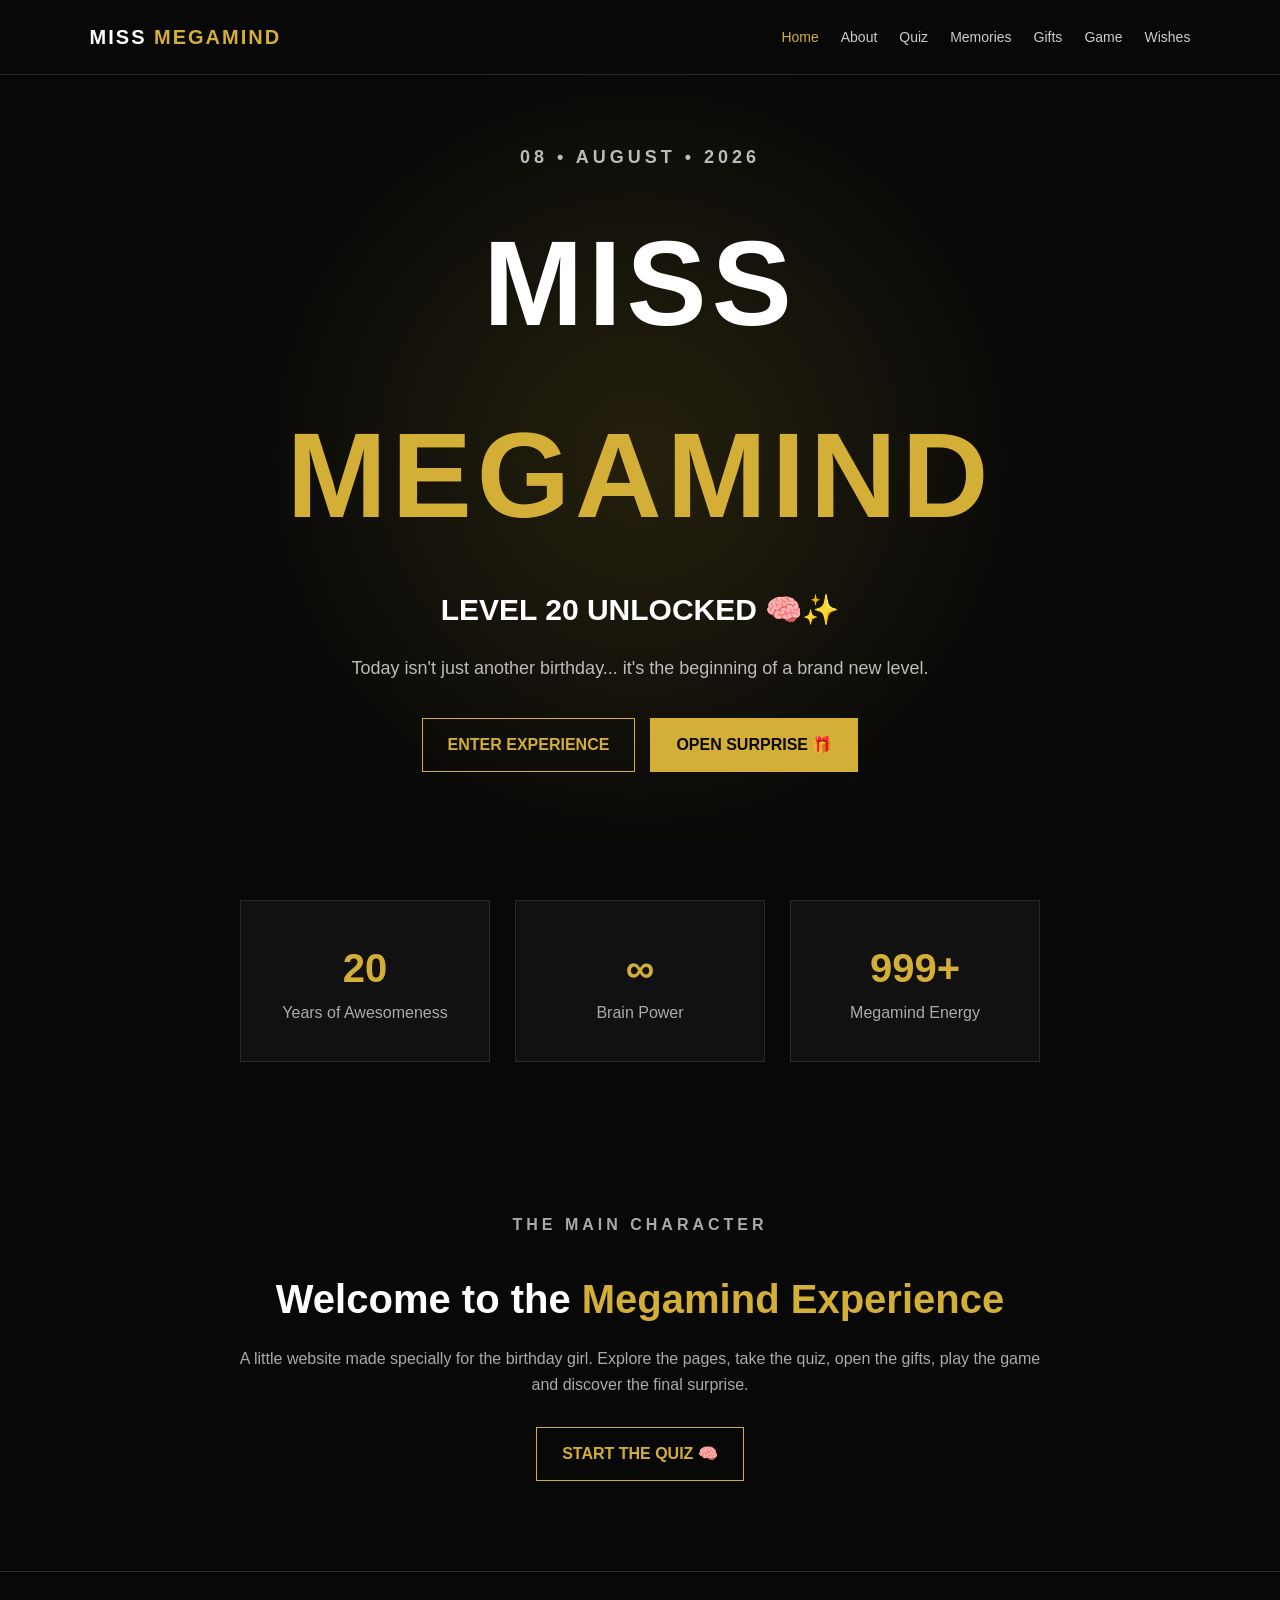
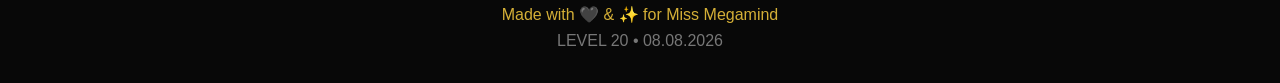
<file: index.html>
<!DOCTYPE html>
<html lang="en">
<head>
    <meta charset="UTF-8">
    <meta name="viewport" content="width=device-width, initial-scale=1.0">
    <title>Miss Megamind | Level 20</title>
    <link rel="stylesheet" href="style.css">
</head>

<body>

<header>
    <div class="logo">MISS <span>MEGAMIND</span></div>

    <nav>
        <a href="index.html" class="active">Home</a>
        <a href="about.html">About</a>
        <a href="quiz.html">Quiz</a>
        <a href="memories.html">Memories</a>
        <a href="gifts.html">Gifts</a>
        <a href="game.html">Game</a>
        <a href="wishes.html">Wishes</a>
    </nav>
</header>

<section class="hero">

    <div class="hero-content">

        <p class="small-title">08 • AUGUST • 2026</p>

        <h1>MISS <span>MEGAMIND</span></h1>

        <h2>LEVEL 20 UNLOCKED 🧠✨</h2>

        <p>
            Today isn't just another birthday...
            it's the beginning of a brand new level.
        </p>

        <div class="buttons">
            <a href="about.html" class="btn">ENTER EXPERIENCE</a>
            <a href="surprise.html" class="btn gold-btn">OPEN SURPRISE 🎁</a>
        </div>

    </div>

</section>

<section class="stats">

    <div class="stat">
        <h2>20</h2>
        <p>Years of Awesomeness</p>
    </div>

    <div class="stat">
        <h2>∞</h2>
        <p>Brain Power</p>
    </div>

    <div class="stat">
        <h2>999+</h2>
        <p>Megamind Energy</p>
    </div>

</section>

<section class="intro">

    <p class="gold-text">THE MAIN CHARACTER</p>

    <h2>Welcome to the <span>Megamind Experience</span></h2>

    <p>
        A little website made specially for the birthday girl.
        Explore the pages, take the quiz, open the gifts,
        play the game and discover the final surprise.
    </p>

    <a href="quiz.html" class="btn">START THE QUIZ 🧠</a>

</section>

<footer>
    <p>Made with 🖤 & ✨ for Miss Megamind</p>
    <p>LEVEL 20 • 08.08.2026</p>
</footer>

<script src="script.js"></script>
</body>
</html>
</file>
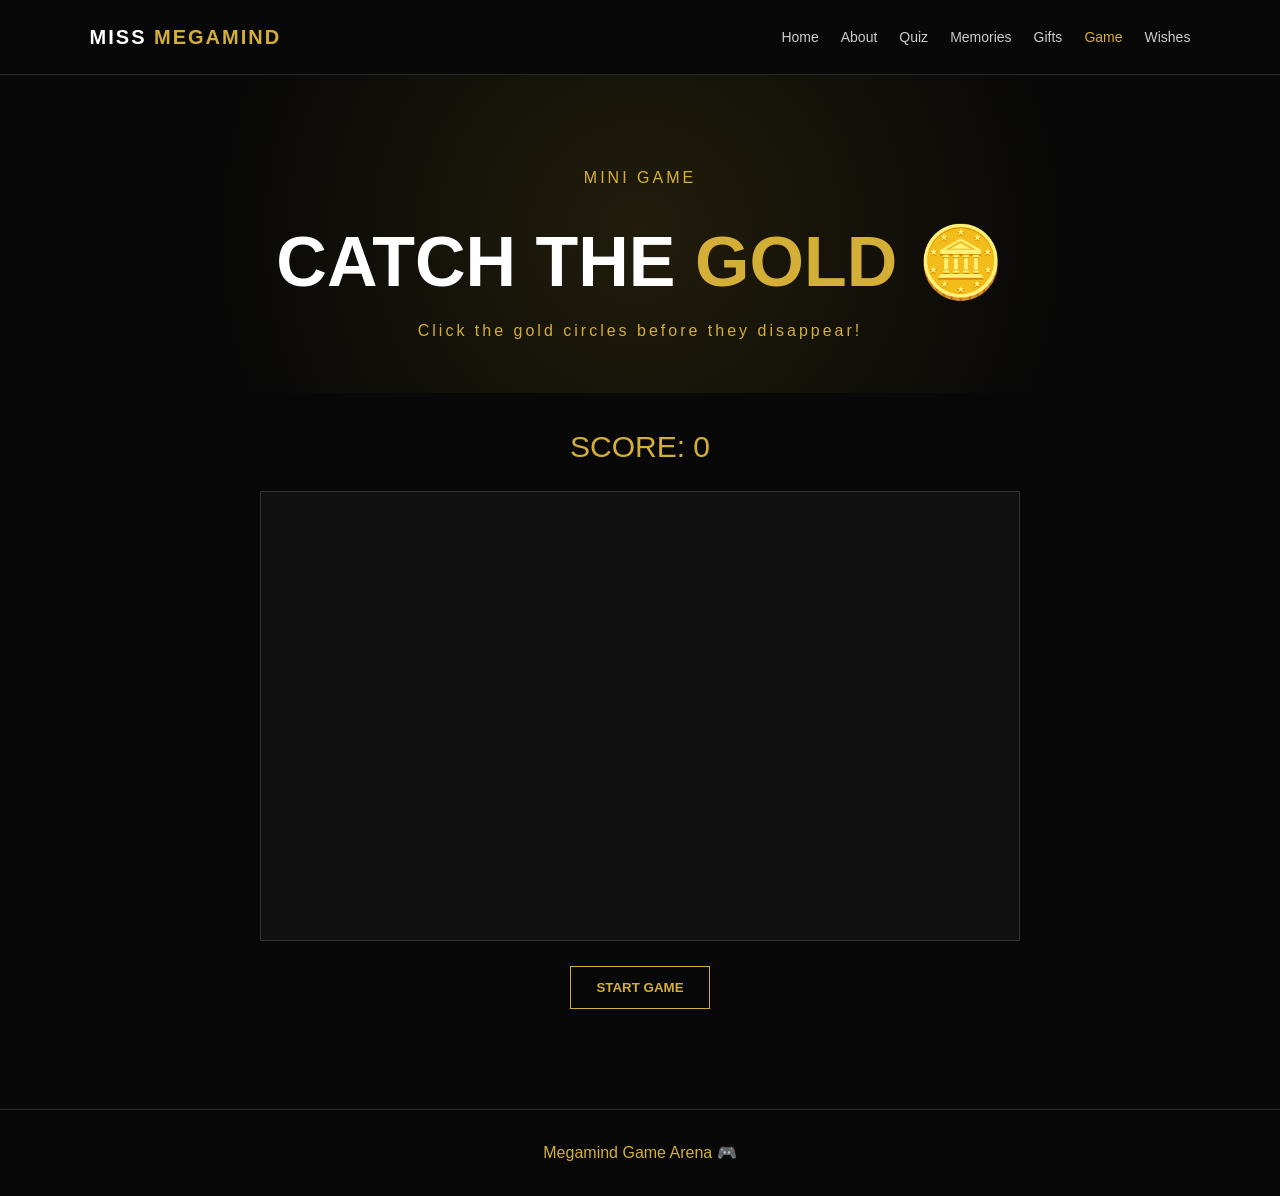
<file: game.html>
<!DOCTYPE html>
<html lang="en">
<head>
    <meta charset="UTF-8">
    <meta name="viewport" content="width=device-width, initial-scale=1.0">
    <title>Megamind Game</title>
    <link rel="stylesheet" href="style.css">
</head>

<body>

<header>
    <div class="logo">MISS <span>MEGAMIND</span></div>

    <nav>
        <a href="index.html">Home</a>
        <a href="about.html">About</a>
        <a href="quiz.html">Quiz</a>
        <a href="memories.html">Memories</a>
        <a href="gifts.html">Gifts</a>
        <a href="game.html" class="active">Game</a>
        <a href="wishes.html">Wishes</a>
    </nav>
</header>

<section class="page-header">

    <p>MINI GAME</p>

    <h1>CATCH THE <span>GOLD</span> 🪙</h1>

    <p>Click the gold circles before they disappear!</p>

</section>

<section class="game-section">

    <div class="game-score">
        SCORE: <span id="gameScore">0</span>
    </div>

    <div id="gameArea"></div>

    <button class="btn" onclick="startGame()">START GAME</button>

</section>

<footer>
    <p>Megamind Game Arena 🎮</p>
</footer>

<script src="script.js"></script>

</body>
</html>
</file>
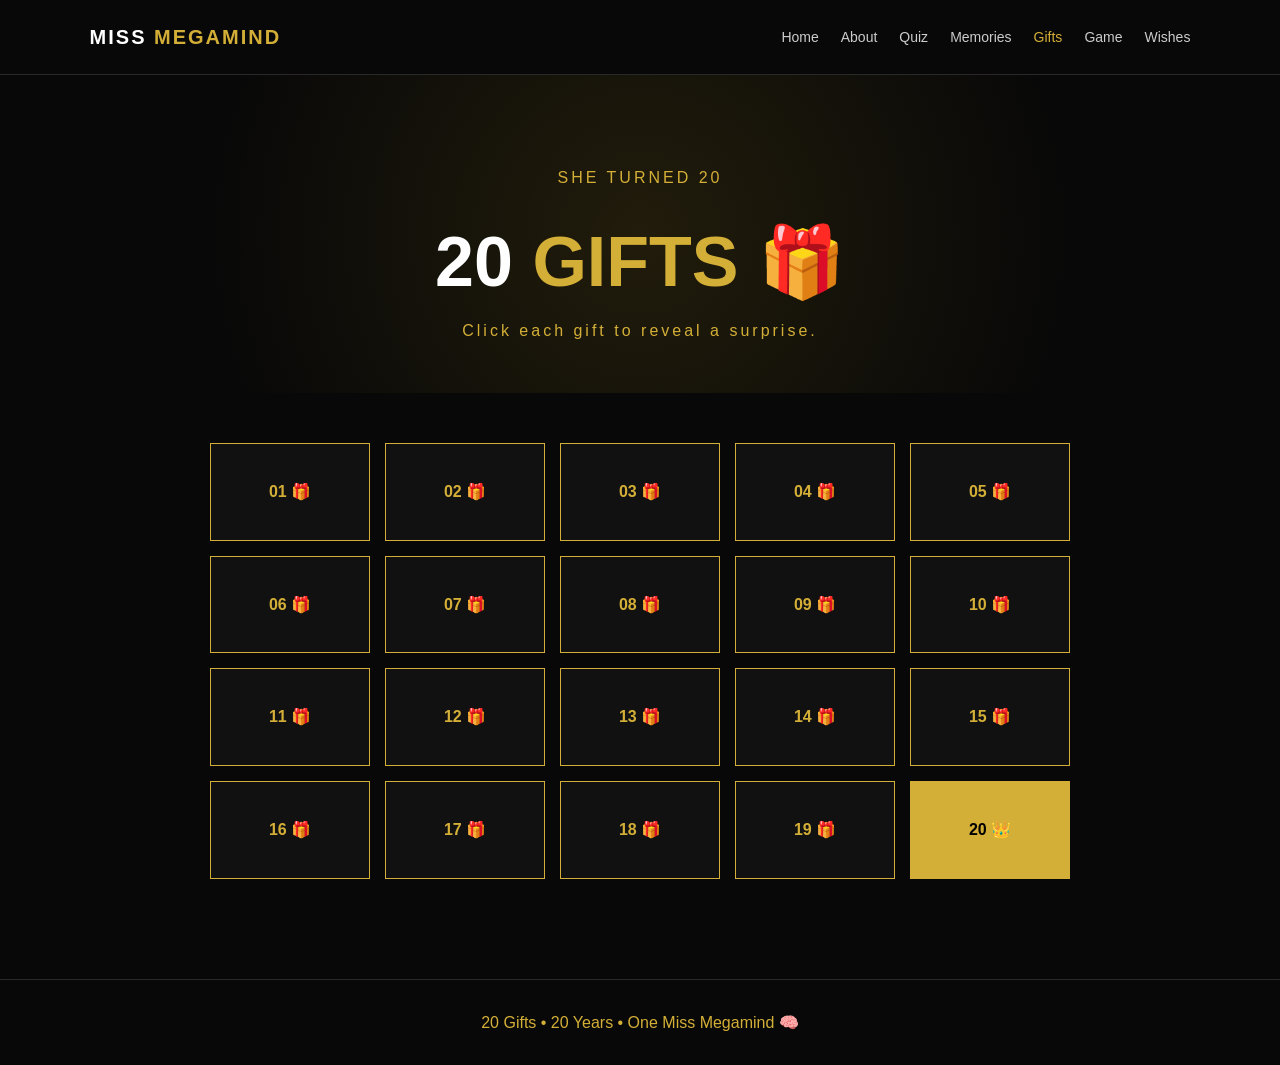
<file: gifts.html>
<!DOCTYPE html>
<html lang="en">
<head>
    <meta charset="UTF-8">
    <meta name="viewport" content="width=device-width, initial-scale=1.0">
    <title>20 Gifts | Miss Megamind</title>
    <link rel="stylesheet" href="style.css">
</head>

<body>

<header>
    <div class="logo">MISS <span>MEGAMIND</span></div>

    <nav>
        <a href="index.html">Home</a>
        <a href="about.html">About</a>
        <a href="quiz.html">Quiz</a>
        <a href="memories.html">Memories</a>
        <a href="gifts.html" class="active">Gifts</a>
        <a href="game.html">Game</a>
        <a href="wishes.html">Wishes</a>
    </nav>
</header>

<section class="page-header">
    <p>SHE TURNED 20</p>
    <h1>20 <span>GIFTS</span> 🎁</h1>
    <p>Click each gift to reveal a surprise.</p>
</section>

<section class="gifts">

    <div class="gift" onclick="openGift(1)">01 🎁</div>
    <div class="gift" onclick="openGift(2)">02 🎁</div>
    <div class="gift" onclick="openGift(3)">03 🎁</div>
    <div class="gift" onclick="openGift(4)">04 🎁</div>
    <div class="gift" onclick="openGift(5)">05 🎁</div>
    <div class="gift" onclick="openGift(6)">06 🎁</div>
    <div class="gift" onclick="openGift(7)">07 🎁</div>
    <div class="gift" onclick="openGift(8)">08 🎁</div>
    <div class="gift" onclick="openGift(9)">09 🎁</div>
    <div class="gift" onclick="openGift(10)">10 🎁</div>

    <div class="gift" onclick="openGift(11)">11 🎁</div>
    <div class="gift" onclick="openGift(12)">12 🎁</div>
    <div class="gift" onclick="openGift(13)">13 🎁</div>
    <div class="gift" onclick="openGift(14)">14 🎁</div>
    <div class="gift" onclick="openGift(15)">15 🎁</div>
    <div class="gift" onclick="openGift(16)">16 🎁</div>
    <div class="gift" onclick="openGift(17)">17 🎁</div>
    <div class="gift" onclick="openGift(18)">18 🎁</div>
    <div class="gift" onclick="openGift(19)">19 🎁</div>
    <div class="gift special-gift" onclick="openGift(20)">20 👑</div>

</section>

<div id="giftModal" class="modal">

    <div class="modal-content">

        <button class="close" onclick="closeGift()">×</button>

        <h2 id="giftTitle"></h2>

        <p id="giftMessage"></p>

    </div>

</div>

<footer>
    <p>20 Gifts • 20 Years • One Miss Megamind 🧠</p>
</footer>

<script src="script.js"></script>

</body>
</html>
</file>
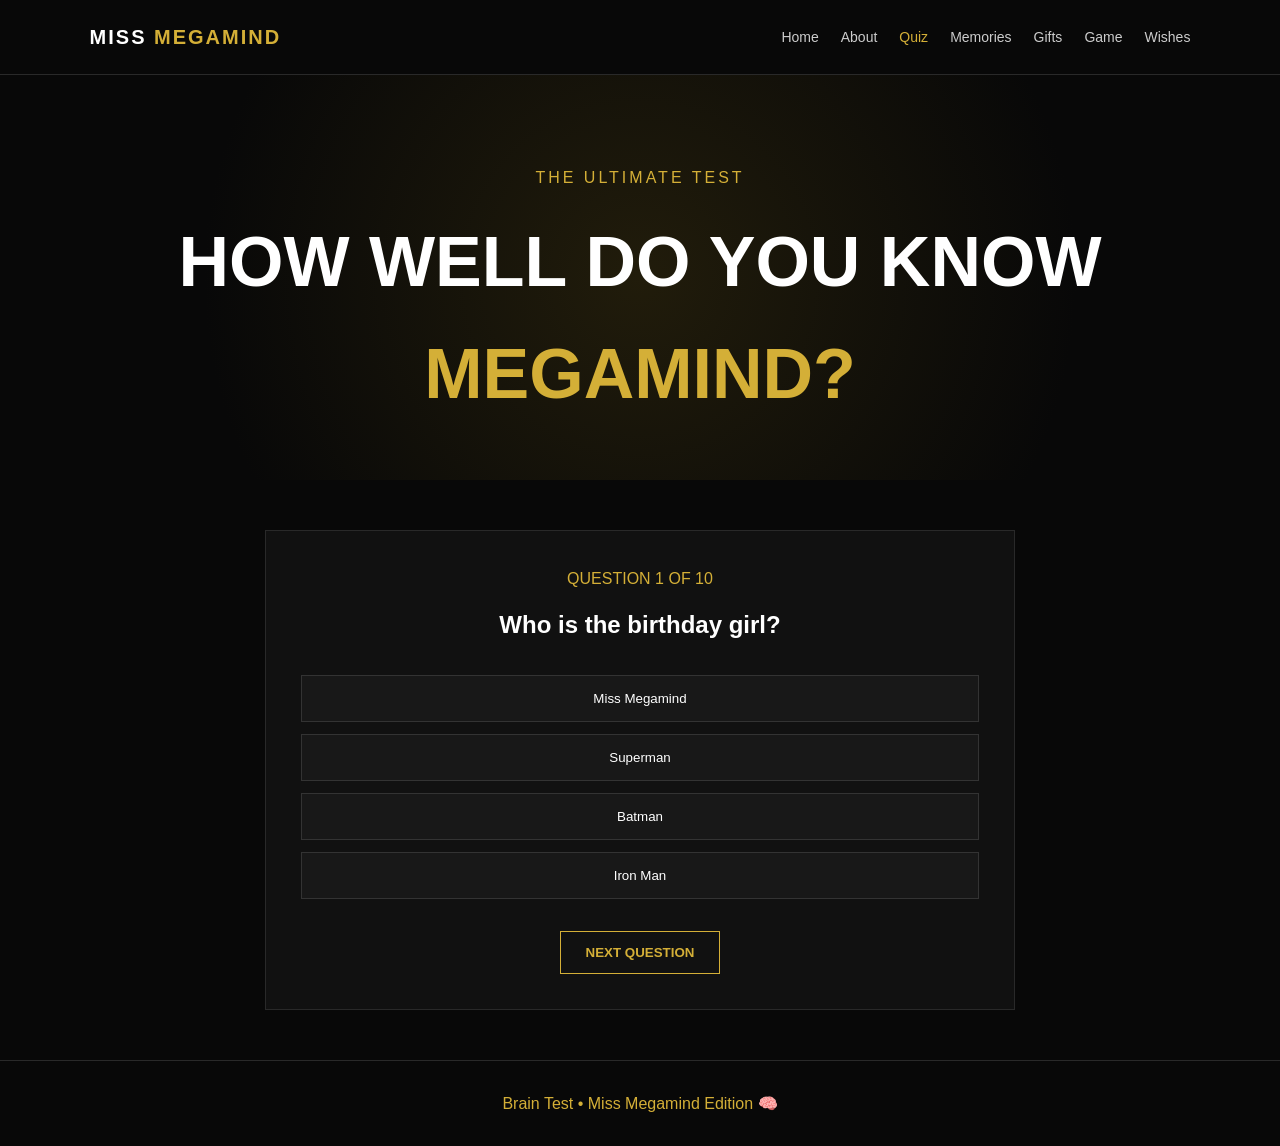
<file: quiz.html>
<!DOCTYPE html>
<html lang="en">
<head>
    <meta charset="UTF-8">
    <meta name="viewport" content="width=device-width, initial-scale=1.0">
    <title>Megamind Quiz</title>
    <link rel="stylesheet" href="style.css">
</head>

<body>

<header>
    <div class="logo">MISS <span>MEGAMIND</span></div>

    <nav>
        <a href="index.html">Home</a>
        <a href="about.html">About</a>
        <a href="quiz.html" class="active">Quiz</a>
        <a href="memories.html">Memories</a>
        <a href="gifts.html">Gifts</a>
        <a href="game.html">Game</a>
        <a href="wishes.html">Wishes</a>
    </nav>
</header>

<section class="page-header">
    <p>THE ULTIMATE TEST</p>
    <h1>HOW WELL DO YOU KNOW <span>MEGAMIND?</span></h1>
</section>

<section class="quiz-container">

    <div id="quiz">

        <div class="question-number" id="questionNumber"></div>

        <h2 id="question"></h2>

        <div id="answers"></div>

        <button class="btn" onclick="nextQuestion()">NEXT QUESTION</button>

    </div>

    <div id="result" class="result-box" style="display:none;">

        <h2>QUIZ COMPLETE! 🎉</h2>

        <div class="score" id="score"></div>

        <p id="resultMessage"></p>

        <button class="btn" onclick="restartQuiz()">TRY AGAIN</button>

    </div>

</section>

<footer>
    <p>Brain Test • Miss Megamind Edition 🧠</p>
</footer>

<script src="script.js"></script>

</body>
</html>
</file>
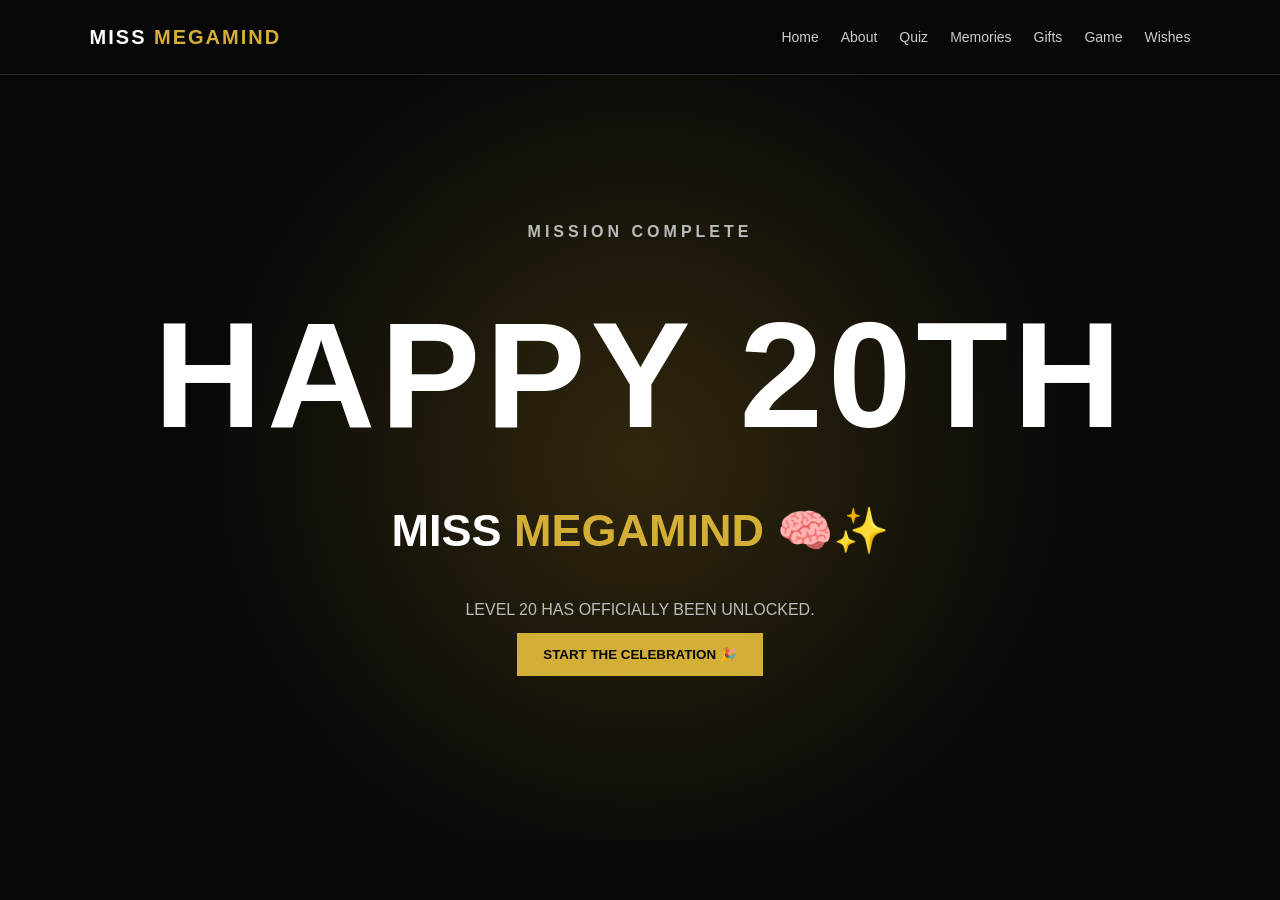
<file: surprise.html>
<!DOCTYPE html>
<html lang="en">
<head>
    <meta charset="UTF-8">
    <meta name="viewport" content="width=device-width, initial-scale=1.0">
    <title>Final Surprise</title>
    <link rel="stylesheet" href="style.css">
</head>

<body class="surprise-page">

<header>
    <div class="logo">MISS <span>MEGAMIND</span></div>

    <nav>
        <a href="index.html">Home</a>
        <a href="about.html">About</a>
        <a href="quiz.html">Quiz</a>
        <a href="memories.html">Memories</a>
        <a href="gifts.html">Gifts</a>
        <a href="game.html">Game</a>
        <a href="wishes.html">Wishes</a>
    </nav>
</header>

<section class="final-surprise">

    <p class="gold-text">MISSION COMPLETE</p>

    <h1>HAPPY 20TH</h1>

    <h2>MISS <span>MEGAMIND</span> 🧠✨</h2>

    <p>
        LEVEL 20 HAS OFFICIALLY BEEN UNLOCKED.
    </p>

    <button class="btn gold-btn" onclick="celebrate()">
        START THE CELEBRATION 🎉
    </button>

    <div id="finalMessage"></div>

</section>

<script src="script.js"></script>

</body>
</html>
</file>
<file: style.css>
* {
    margin: 0;
    padding: 0;
    box-sizing: border-box;
}

body {
    background: #080808;
    color: #fff;
    font-family: Arial, sans-serif;
    line-height: 1.6;
}

header {
    height: 75px;
    display: flex;
    align-items: center;
    justify-content: space-between;
    padding: 0 7%;
    border-bottom: 1px solid #292929;
    background: #080808;
    position: sticky;
    top: 0;
    z-index: 100;
}

.logo {
    font-size: 20px;
    font-weight: bold;
    letter-spacing: 2px;
}

.logo span,
h1 span,
h2 span {
    color: #d4af37;
}

nav {
    display: flex;
    gap: 22px;
}

nav a {
    color: #ccc;
    text-decoration: none;
    font-size: 14px;
    transition: .3s;
}

nav a:hover,
nav a.active {
    color: #d4af37;
}

.hero {
    min-height: 85vh;
    display: flex;
    align-items: center;
    justify-content: center;
    text-align: center;
    background:
        radial-gradient(circle at center, #25200d 0%, #080808 55%);
    padding: 50px 20px;
}

.hero-content {
    max-width: 900px;
}

.small-title,
.gold-text {
    color: #d4af37;
    letter-spacing: 4px;
    font-weight: bold;
}

.hero h1 {
    font-size: clamp(55px, 10vw, 120px);
    margin: 15px 0;
    letter-spacing: 5px;
}

.hero h2 {
    font-size: 30px;
    margin-bottom: 20px;
}

.hero p {
    color: #bbb;
    font-size: 18px;
}

.buttons {
    margin-top: 35px;
    display: flex;
    justify-content: center;
    gap: 15px;
    flex-wrap: wrap;
}

.btn {
    display: inline-block;
    padding: 13px 25px;
    border: 1px solid #d4af37;
    color: #d4af37;
    background: transparent;
    text-decoration: none;
    cursor: pointer;
    font-weight: bold;
    transition: .3s;
}

.btn:hover {
    background: #d4af37;
    color: #080808;
    box-shadow: 0 0 25px #d4af37;
}

.gold-btn {
    background: #d4af37;
    color: #080808;
}

.stats {
    display: flex;
    justify-content: center;
    gap: 25px;
    padding: 60px 7%;
    flex-wrap: wrap;
}

.stat {
    width: 250px;
    padding: 35px;
    text-align: center;
    border: 1px solid #292929;
    background: #111;
}

.stat h2 {
    color: #d4af37;
    font-size: 40px;
}

.stat p {
    color: #aaa;
}

.intro {
    max-width: 850px;
    margin: auto;
    text-align: center;
    padding: 90px 20px;
}

.intro h2 {
    font-size: 40px;
    margin: 15px 0;
}

.intro p {
    color: #aaa;
    margin-bottom: 30px;
}

.page-header {
    text-align: center;
    padding: 90px 20px 50px;
    background: radial-gradient(circle, #211c0b, #080808 65%);
}

.page-header p {
    color: #d4af37;
    letter-spacing: 3px;
}

.page-header h1 {
    font-size: clamp(35px, 6vw, 70px);
    margin-top: 15px;
}

.about {
    max-width: 1100px;
    margin: auto;
    padding: 70px 20px;
    display: grid;
    grid-template-columns: 1fr 1fr;
    gap: 50px;
    align-items: center;
}

.about-image img {
    width: 100%;
    max-height: 550px;
    object-fit: cover;
    border: 2px solid #d4af37;
}

.about-text h2 {
    font-size: 35px;
    margin: 15px 0;
}

.about-text > p {
    color: #aaa;
    margin-bottom: 20px;
}

.profile-grid {
    display: grid;
    grid-template-columns: 1fr 1fr;
    gap: 15px;
    margin-top: 25px;
}

.profile-card {
    background: #111;
    border: 1px solid #292929;
    padding: 20px;
}

.profile-card span {
    font-size: 25px;
}

.profile-card h3 {
    color: #d4af37;
}

.profile-card p {
    color: #aaa;
}

.quote-section {
    padding: 80px 20px;
    text-align: center;
    background: #111;
}

.quote-section h2 {
    max-width: 800px;
    margin: auto;
    font-size: 30px;
}

.quote-section p {
    color: #888;
    margin-top: 15px;
}

.quiz-container {
    max-width: 750px;
    margin: 50px auto;
    padding: 35px;
    background: #111;
    border: 1px solid #292929;
    text-align: center;
}

.question-number {
    color: #d4af37;
    margin-bottom: 15px;
}

#question {
    margin-bottom: 30px;
}

.answer {
    display: block;
    width: 100%;
    margin: 12px 0;
    padding: 15px;
    background: #181818;
    color: #fff;
    border: 1px solid #333;
    cursor: pointer;
    transition: .3s;
}

.answer:hover {
    border-color: #d4af37;
}

.answer.selected {
    background: #d4af37;
    color: #000;
}

.quiz-container .btn {
    margin-top: 20px;
}

.result-box {
    padding: 30px;
}

.score {
    font-size: 65px;
    color: #d4af37;
    font-weight: bold;
    margin: 20px;
}

.gallery {
    max-width: 1100px;
    margin: auto;
    padding: 50px 20px;
    display: grid;
    grid-template-columns: repeat(3, 1fr);
    gap: 25px;
}

.memory {
    background: #111;
    padding: 12px;
    border: 1px solid #292929;
    transition: .3s;
}

.memory:hover {
    transform: translateY(-8px);
    border-color: #d4af37;
}

.memory img {
    width: 100%;
    height: 300px;
    object-fit: cover;
}

.memory h3 {
    color: #d4af37;
    margin-top: 10px;
}

.memory p {
    color: #888;
}

.memory-message {
    text-align: center;
    padding: 70px 20px;
}

.memory-message p {
    color: #aaa;
}

.gifts {
    max-width: 900px;
    margin: auto;
    padding: 50px 20px 100px;
    display: grid;
    grid-template-columns: repeat(5, 1fr);
    gap: 15px;
}

.gift {
    padding: 35px 10px;
    text-align: center;
    border: 1px solid #d4af37;
    background: #111;
    color: #d4af37;
    font-weight: bold;
    cursor: pointer;
    transition: .3s;
}

.gift:hover {
    background: #d4af37;
    color: #000;
    transform: scale(1.05);
}

.special-gift {
    background: #d4af37;
    color: #000;
}

.modal {
    display: none;
    position: fixed;
    inset: 0;
    background: rgba(0,0,0,.85);
    z-index: 500;
    align-items: center;
    justify-content: center;
    padding: 20px;
}

.modal-content {
    max-width: 500px;
    width: 100%;
    background: #111;
    border: 2px solid #d4af37;
    padding: 45px;
    text-align: center;
    position: relative;
}

.modal-content h2 {
    color: #d4af37;
    margin-bottom: 20px;
}

.modal-content p {
    color: #ccc;
}

.close {
    position: absolute;
    right: 15px;
    top: 10px;
    background: none;
    color: #d4af37;
    border: none;
    font-size: 30px;
    cursor: pointer;
}

.game-section {
    max-width: 800px;
    margin: auto;
    text-align: center;
    padding: 30px 20px 100px;
}

.game-score {
    font-size: 30px;
    color: #d4af37;
    margin-bottom: 20px;
}

#gameArea {
    height: 450px;
    background: #111;
    border: 1px solid #333;
    position: relative;
    overflow: hidden;
    margin-bottom: 25px;
}

.gold-circle {
    width: 35px;
    height: 35px;
    background: #d4af37;
    border-radius: 50%;
    position: absolute;
    cursor: pointer;
    box-shadow: 0 0 20px #d4af37;
}

.letter {
    max-width: 850px;
    margin: auto;
    padding: 50px 20px;
}

.letter-box {
    background: #111;
    border: 1px solid #d4af37;
    padding: 50px;
}

.letter-box h2 {
    margin: 20px 0;
    color: #d4af37;
}

.letter-box p {
    color: #bbb;
    margin: 15px 0;
}

.signature {
    text-align: right;
    color: #d4af37 !important;
}

.random-wish {
    text-align: center;
    padding: 60px 20px;
    background: #111;
}

.random-wish h2 {
    color: #d4af37;
}

.random-wish p {
    margin: 25px;
    color: #bbb;
}

.final-surprise {
    min-height: 85vh;
    display: flex;
    flex-direction: column;
    justify-content: center;
    align-items: center;
    text-align: center;
    padding: 30px;
    background: radial-gradient(circle, #30270d, #080808 60%);
}

.final-surprise h1 {
    font-size: clamp(60px, 12vw, 150px);
    color: #fff;
    letter-spacing: 5px;
}

.final-surprise h2 {
    font-size: 45px;
    margin-bottom: 20px;
}

.final-surprise > p {
    color: #bbb;
    margin: 10px;
}

#finalMessage {
    color: #d4af37;
    font-size: 30px;
    margin-top: 30px;
    font-weight: bold;
}

footer {
    padding: 30px;
    text-align: center;
    border-top: 1px solid #292929;
    color: #777;
    background: #080808;
}

footer p:first-child {
    color: #d4af37;
}

@media(max-width: 800px) {

    header {
        height: auto;
        padding: 20px;
        flex-direction: column;
        gap: 15px;
    }

    nav {
        flex-wrap: wrap;
        justify-content: center;
        gap: 12px;
    }

    .about {
        grid-template-columns: 1fr;
    }

    .gallery {
        grid-template-columns: 1fr;
    }

    .gifts {
        grid-template-columns: repeat(2, 1fr);
    }

    .hero h1 {
        font-size: 55px;
    }

    .hero h2 {
        font-size: 22px;
    }

    .letter-box {
        padding: 25px;
    }
}

@media(max-width: 450px) {

    .profile-grid {
        grid-template-columns: 1fr;
    }

    .gifts {
        grid-template-columns: 1fr 1fr;
    }

    .hero h1 {
        font-size: 42px;
    }
}
</file>
